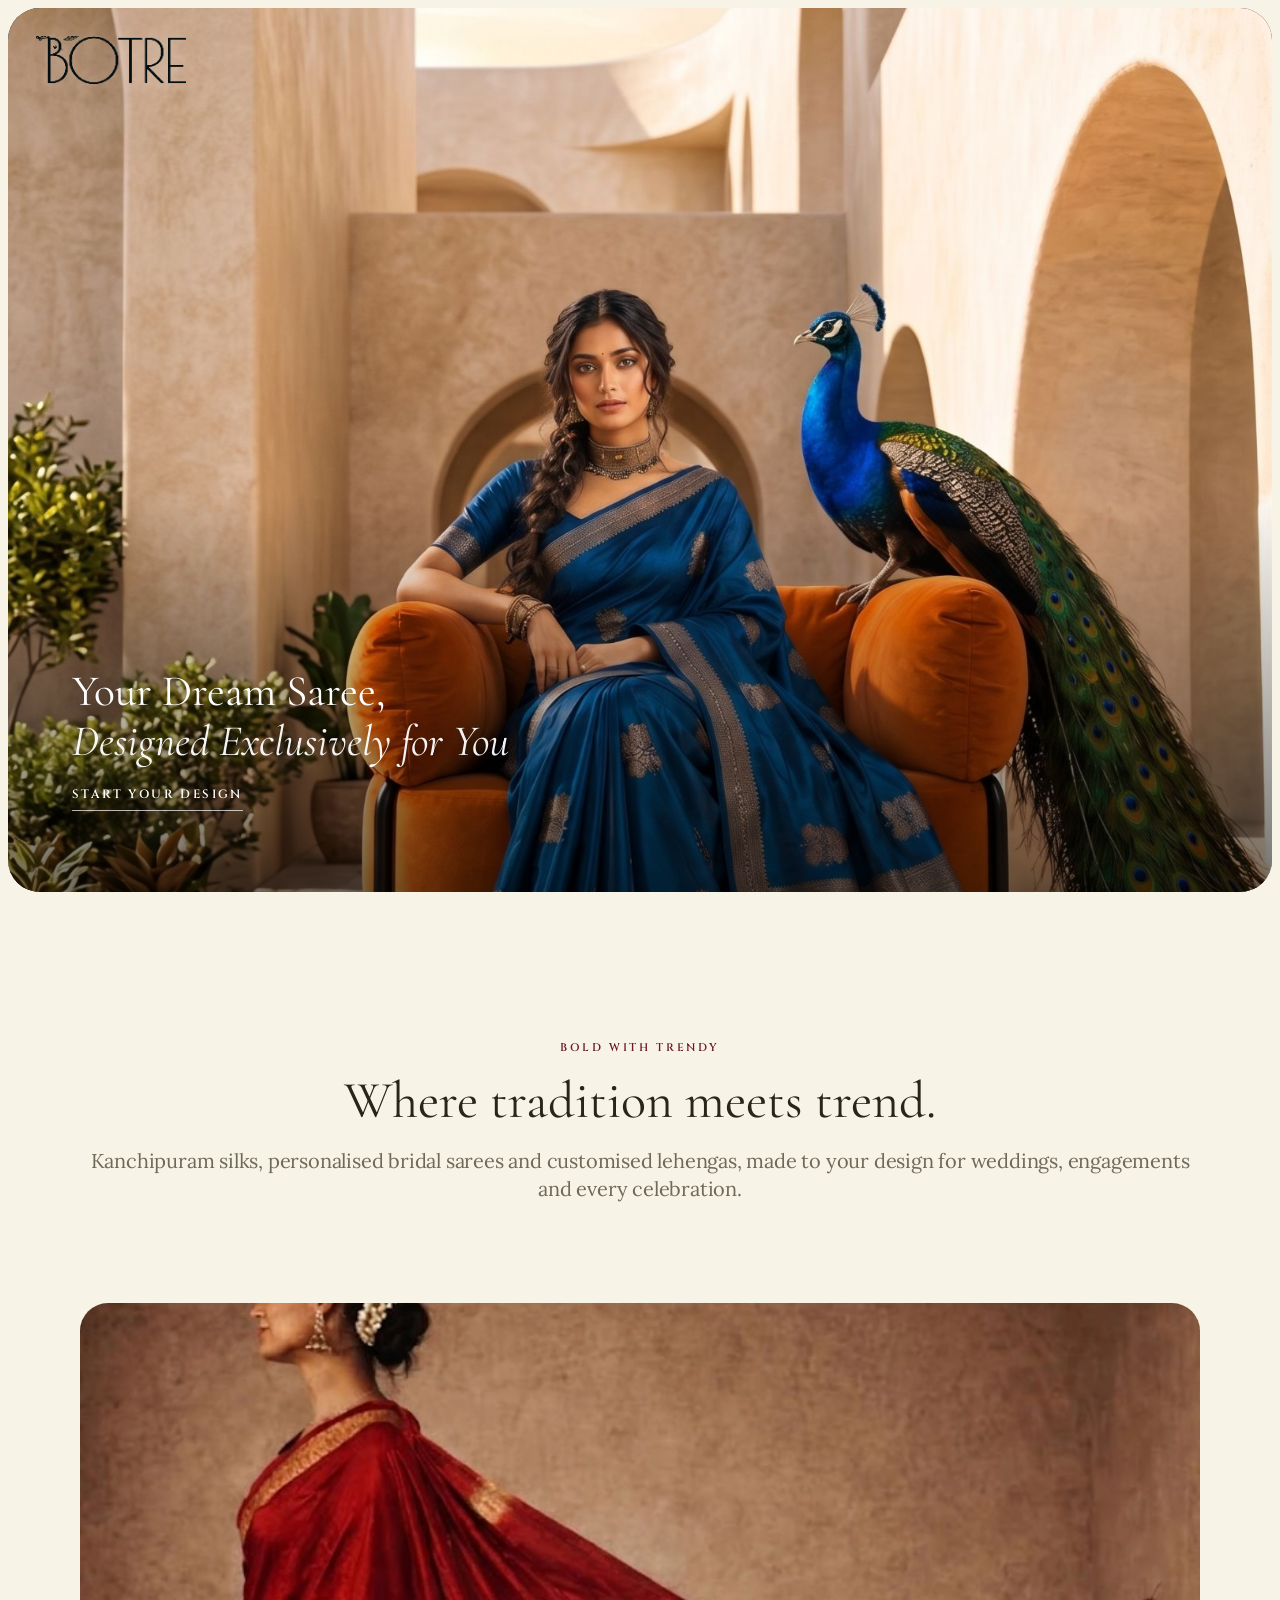
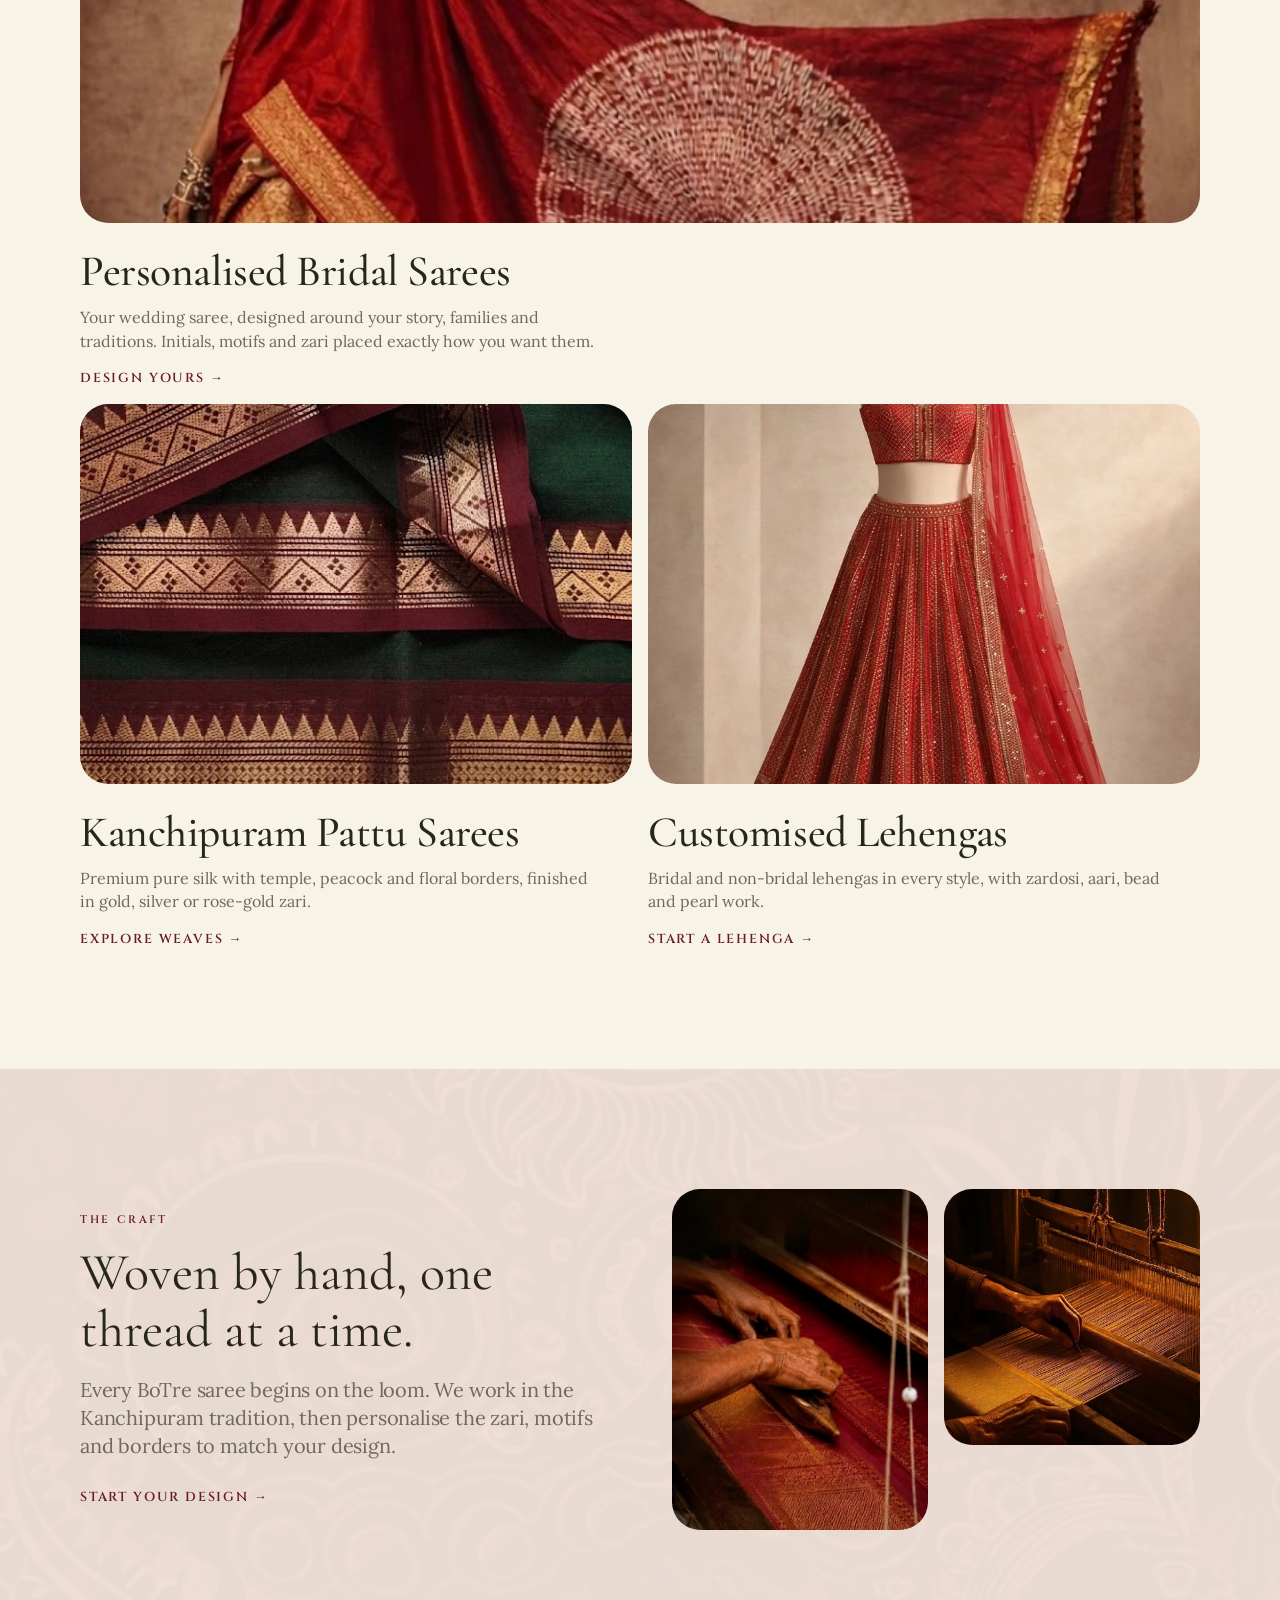
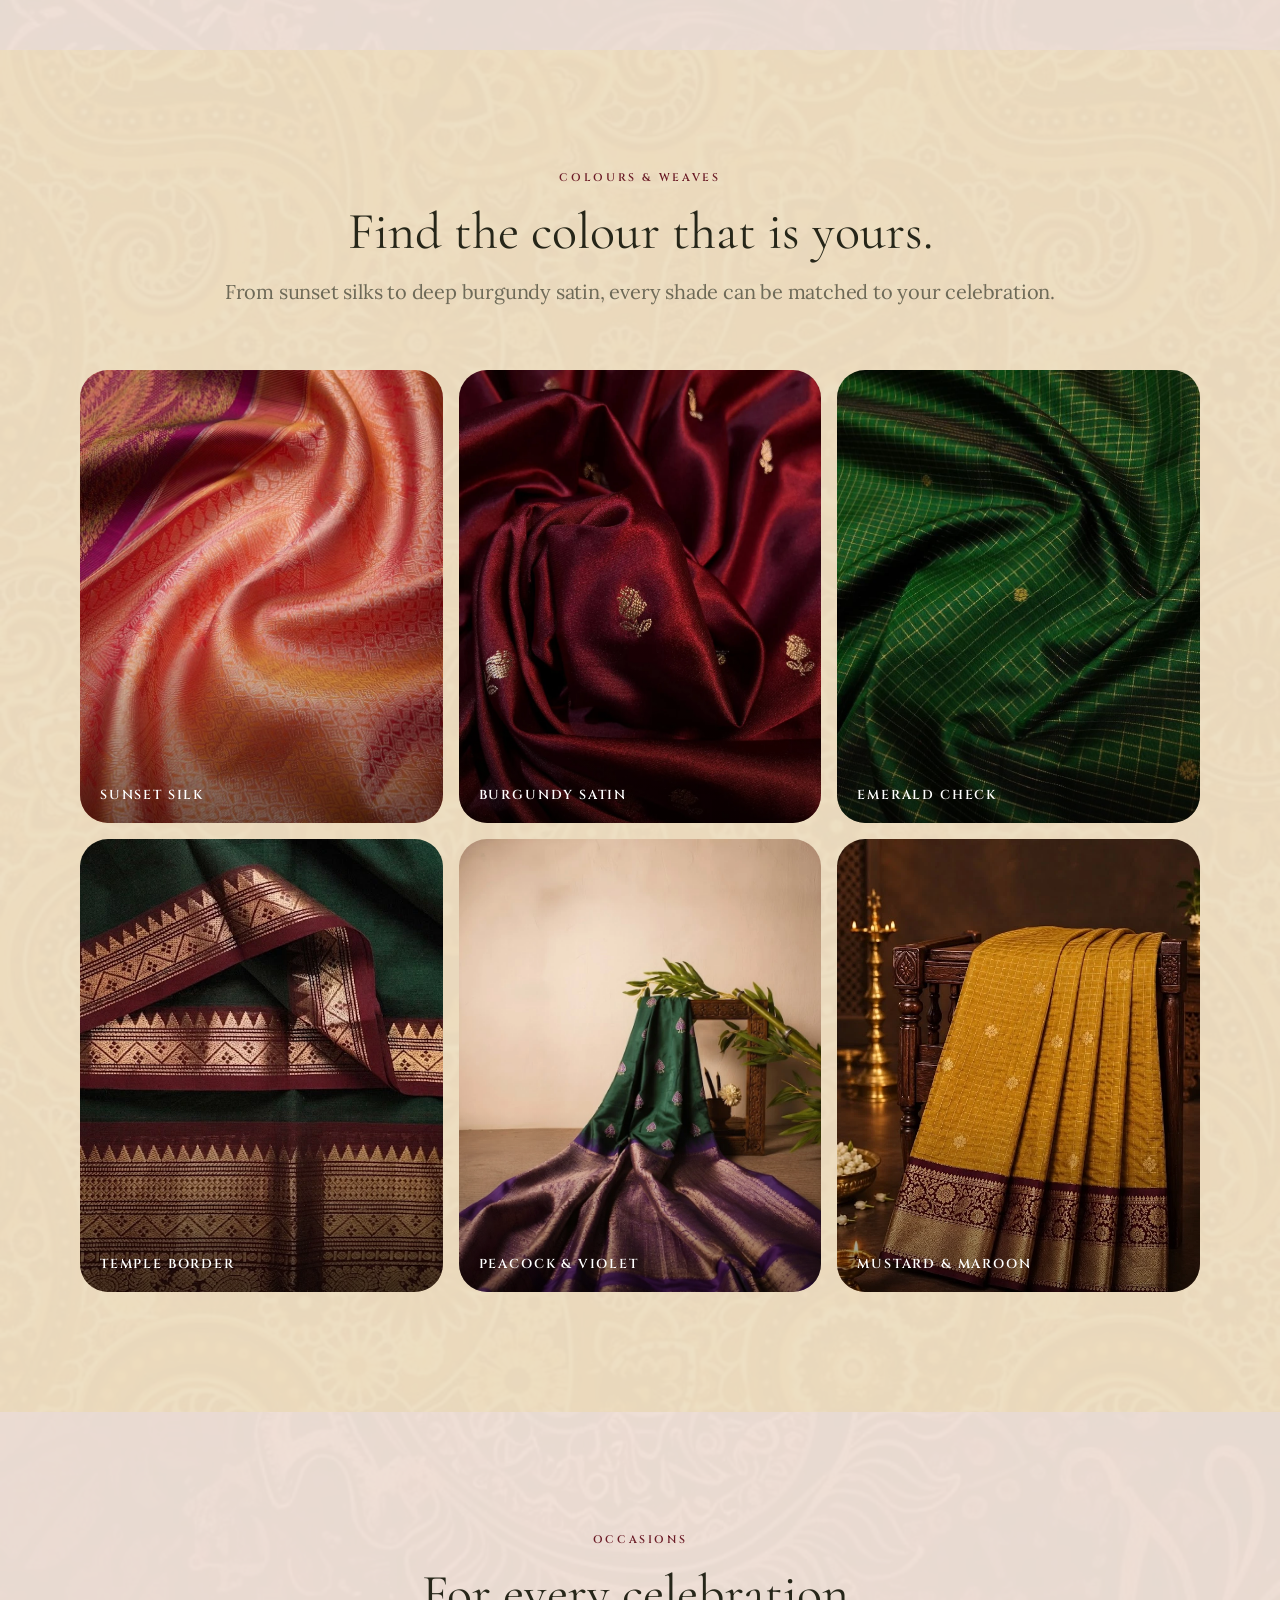
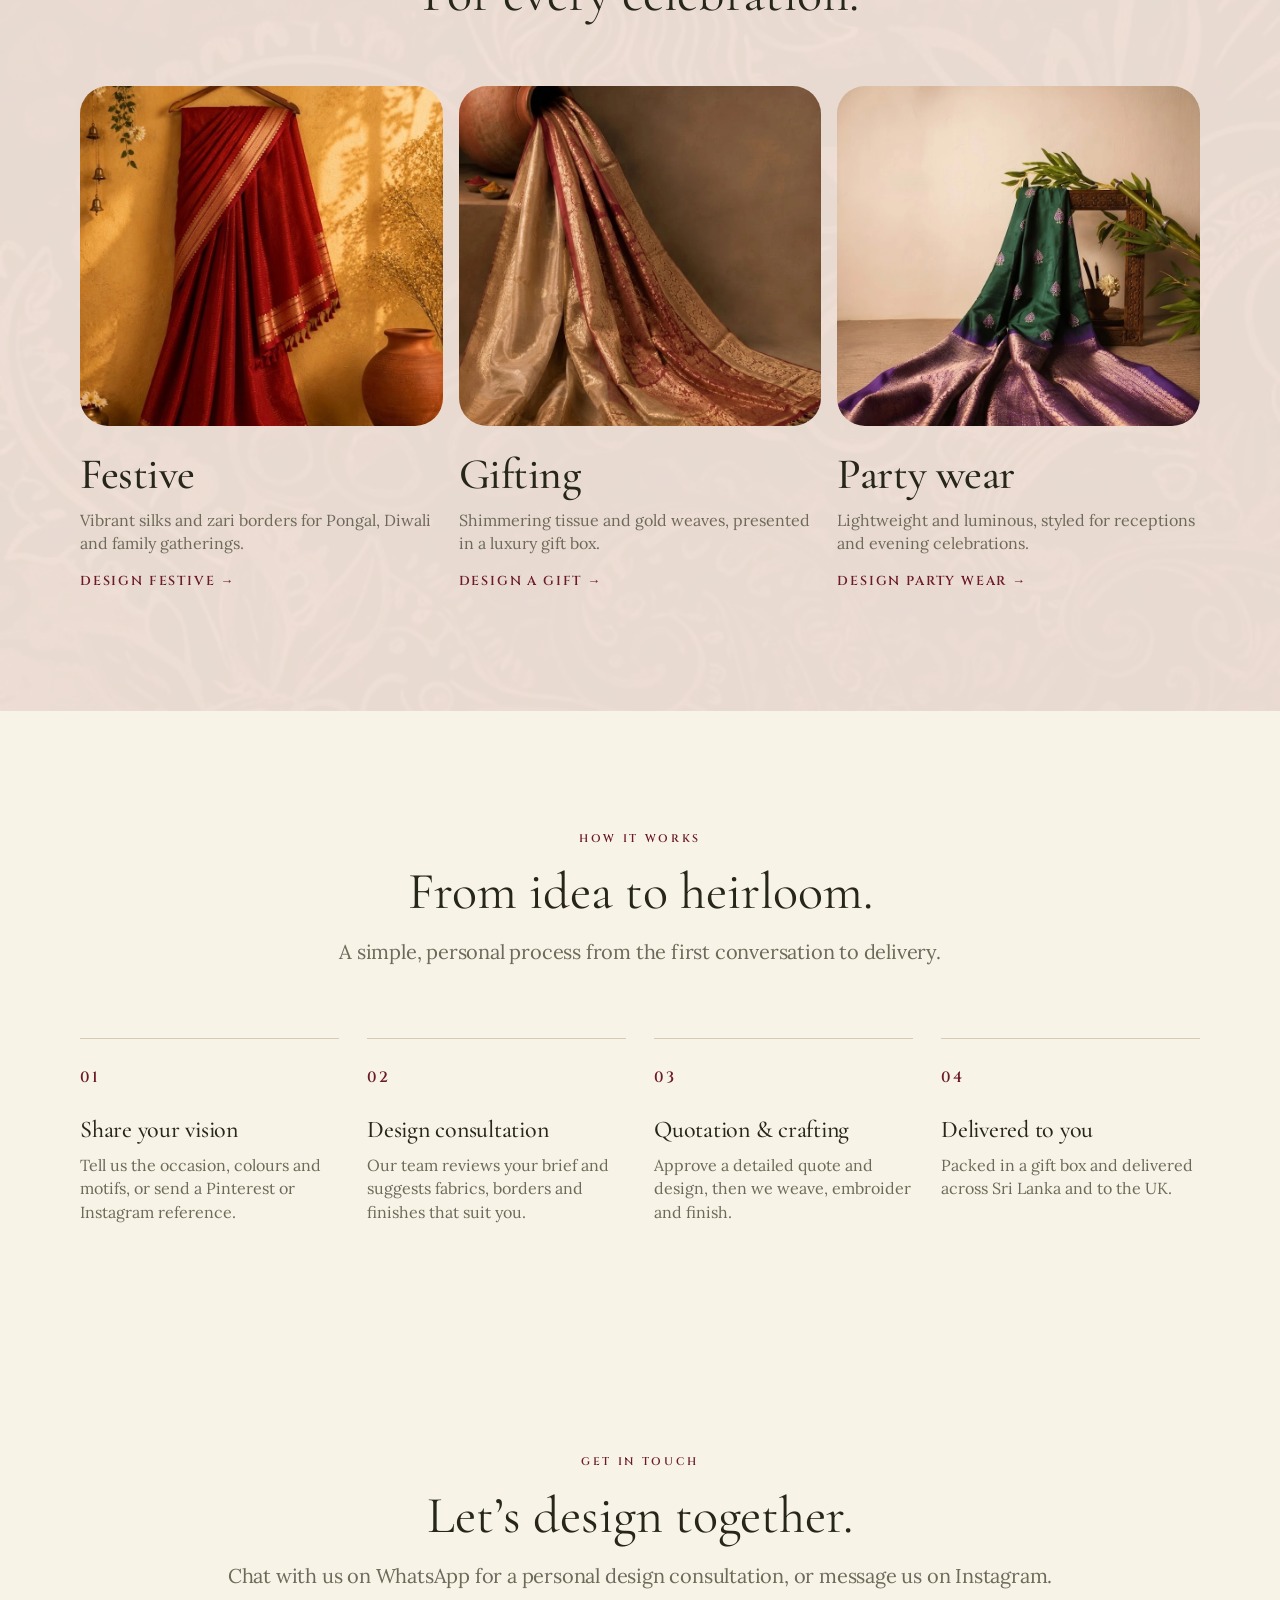
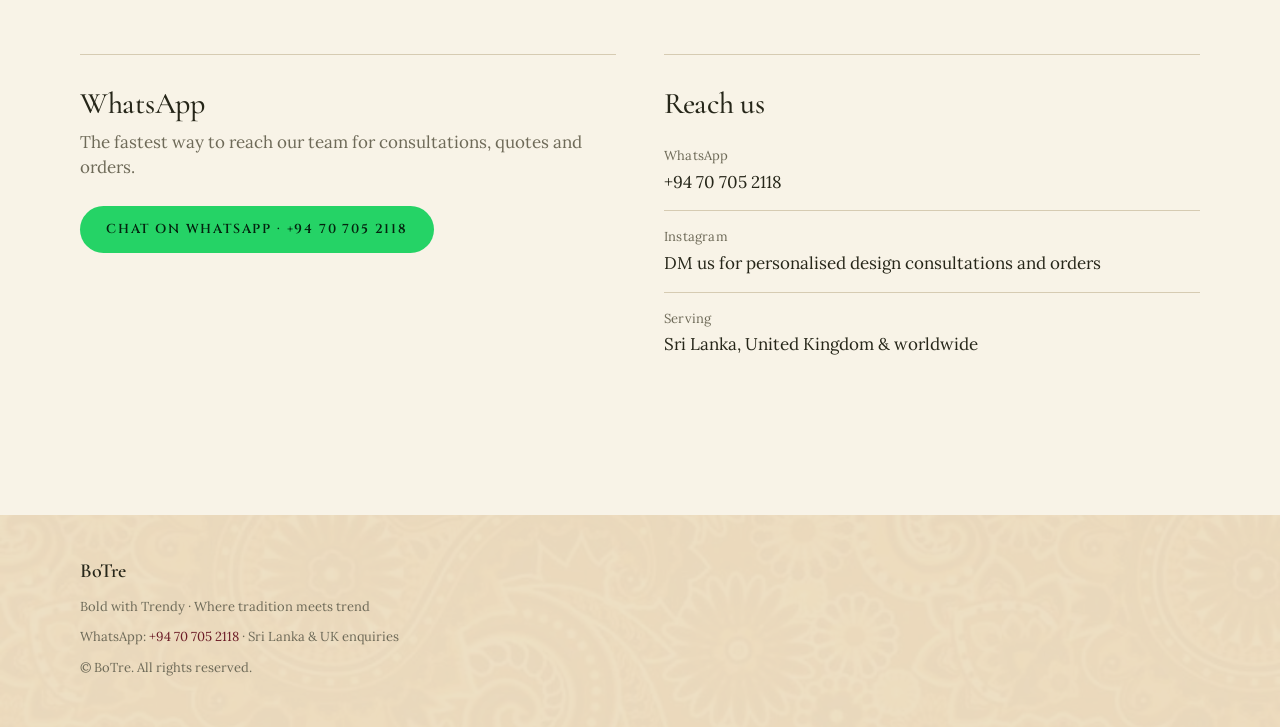
<file: botre-site/index.html>
<!doctype html>
<html lang="en">
<head>
<meta charset="utf-8">
<meta name="viewport" content="width=device-width,initial-scale=1">
<meta name="theme-color" content="#ffffff">
<meta name="description" content="BoTre – Bold with Trendy. Personalised Kanchipuram bridal sarees, pattu sarees and customised lehengas, designed exclusively for you. Sri Lanka & UK.">
<title>BoTre | Design Your Dream Saree</title>
<link rel="icon" type="image/png" href="assets/botre-favicon.png">
<link rel="preconnect" href="https://fonts.googleapis.com">
<link rel="preconnect" href="https://fonts.gstatic.com" crossorigin>
<link href="https://fonts.googleapis.com/css2?family=Cinzel:wght@400;600;700&family=Cormorant+Garamond:ital,wght@0,400;0,500;1,400;1,500&family=Lora:ital,wght@0,400;0,500;1,400&display=swap" rel="stylesheet">
<link rel="stylesheet" href="styles.css">
</head>
<body>

<main id="top">

<section class="hero">
  <h1 class="sr-only">BoTre – Design Your Dream Saree</h1>
  <img src="assets/hero-saree.jpg" alt="A bride in a blue zari saree, seated beside a peacock in a sunlit courtyard" width="1601" height="2000">
  <a class="hero-logo" href="#top"><img src="assets/botre-wordmark.png" alt="BoTre – Bold with Trendy" width="166" height="53"></a>
  <div class="hero-copy">
    <h1>Your Dream Saree,<br><span>Designed Exclusively for You</span></h1>
    <a class="btn" href="design.html">Start Your Design</a>
  </div>
</section>

<section class="intro center">
  <div class="wrap">
    <p class="eyebrow">Bold with Trendy</p>
    <h2 class="display">Where tradition meets trend.</h2>
    <p class="lede">Kanchipuram silks, personalised bridal sarees and customised lehengas, made to your design for weddings, engagements and every celebration.</p>
  </div>
</section>

<section class="tiles" id="services">
  <div class="wrap">
    <article class="tile wide">
      <div class="tile-media photo" style="background-image:url(assets/gallery/model-red-shibori.webp);background-position:50% 30%"></div>
      <div class="tile-body">
        <h3>Personalised Bridal Sarees</h3>
        <p>Your wedding saree, designed around your story, families and traditions. Initials, motifs and zari placed exactly how you want them.</p>
        <a class="link" href="design.html">Design yours →</a>
      </div>
    </article>

    <div class="tile-row">
      <article class="tile">
        <div class="tile-media" style="background-image:url(assets/gallery/kanchi-temple-border.webp);background-size:cover;background-position:50% 50%"></div>
        <div class="tile-body">
          <h3>Kanchipuram Pattu Sarees</h3>
          <p>Premium pure silk with temple, peacock and floral borders, finished in gold, silver or rose-gold zari.</p>
          <a class="link" href="design.html">Explore weaves →</a>
        </div>
      </article>
      <article class="tile">
        <div class="tile-media" style="background-image:url(assets/gallery/lehenga-red.webp);background-size:cover;background-position:50% 35%"></div>
        <div class="tile-body">
          <h3>Customised Lehengas</h3>
          <p>Bridal and non-bridal lehengas in every style, with zardosi, aari, bead and pearl work.</p>
          <a class="link" href="design.html">Start a lehenga →</a>
        </div>
      </article>
    </div>
  </div>
</section>

<section class="craft pattern pattern-red" id="craft">
  <div class="wrap craft-grid">
    <div class="craft-text">
      <p class="eyebrow">The craft</p>
      <h2 class="display">Woven by hand, one thread at a time.</h2>
      <p class="lede">Every BoTre saree begins on the loom. We work in the Kanchipuram tradition, then personalise the zari, motifs and borders to match your design.</p>
      <a class="link" href="design.html">Start your design →</a>
    </div>
    <div class="craft-media">
      <figure class="craft-img tall"><img src="assets/gallery/weaver-hands.webp" alt="A weaver's hands working a red and gold silk on the loom" loading="lazy"></figure>
      <figure class="craft-img"><img src="assets/gallery/loom-threads.webp" alt="Silk threads stretched across a handloom" loading="lazy"></figure>
    </div>
  </div>
</section>

<section class="colours pattern pattern-orange" id="colours">
  <div class="wrap">
    <div class="center">
      <p class="eyebrow">Colours &amp; weaves</p>
      <h2 class="display">Find the colour that is yours.</h2>
      <p class="lede">From sunset silks to deep burgundy satin, every shade can be matched to your celebration.</p>
    </div>
    <div class="gallery">
      <figure class="gal-item"><img src="assets/gallery/silk-sunset.webp" alt="Orange and gold silk with a woven pattern" loading="lazy"><span>Sunset silk</span></figure>
      <figure class="gal-item"><img src="assets/gallery/satin-burgundy.webp" alt="Burgundy satin with small gold buttas" loading="lazy"><span>Burgundy satin</span></figure>
      <figure class="gal-item"><img src="assets/gallery/kanchi-emerald-check.webp" alt="Emerald green silk with a gold check" loading="lazy"><span>Emerald check</span></figure>
      <figure class="gal-item"><img src="assets/gallery/kanchi-temple-border.webp" alt="Green Kanchipuram sari with a gold temple border" loading="lazy"><span>Temple border</span></figure>
      <figure class="gal-item"><img src="assets/gallery/peacock-green-violet.webp" alt="Green saree with violet and gold peacock border" loading="lazy"><span>Peacock &amp; violet</span></figure>
      <figure class="gal-item"><img src="assets/gallery/mustard-maroon.webp" alt="Mustard saree with a maroon border and gold zari" loading="lazy"><span>Mustard &amp; maroon</span></figure>
    </div>
  </div>
</section>

<section class="occasions pattern pattern-red" id="occasions">
  <div class="wrap">
    <div class="center">
      <p class="eyebrow">Occasions</p>
      <h2 class="display">For every celebration.</h2>
    </div>
    <div class="occasion-row">
      <article class="tile">
        <div class="tile-media" style="background-image:url(assets/gallery/saree-red-hanger.webp);background-size:cover;background-position:50% 40%"></div>
        <div class="tile-body">
          <h3>Festive</h3>
          <p>Vibrant silks and zari borders for Pongal, Diwali and family gatherings.</p>
          <a class="link" href="design.html">Design festive →</a>
        </div>
      </article>
      <article class="tile">
        <div class="tile-media" style="background-image:url(assets/gallery/tissue-drape.webp);background-size:cover;background-position:50% 50%"></div>
        <div class="tile-body">
          <h3>Gifting</h3>
          <p>Shimmering tissue and gold weaves, presented in a luxury gift box.</p>
          <a class="link" href="design.html">Design a gift →</a>
        </div>
      </article>
      <article class="tile">
        <div class="tile-media" style="background-image:url(assets/gallery/peacock-green-violet.webp);background-size:cover;background-position:50% 50%"></div>
        <div class="tile-body">
          <h3>Party wear</h3>
          <p>Lightweight and luminous, styled for receptions and evening celebrations.</p>
          <a class="link" href="design.html">Design party wear →</a>
        </div>
      </article>
    </div>
  </div>
</section>

<section class="process" id="process">
  <div class="wrap">
    <div class="center">
      <p class="eyebrow">How it works</p>
      <h2 class="display">From idea to heirloom.</h2>
      <p class="lede">A simple, personal process from the first conversation to delivery.</p>
    </div>
    <div class="steps">
      <div class="step"><span class="n">01</span><h3>Share your vision</h3><p>Tell us the occasion, colours and motifs, or send a Pinterest or Instagram reference.</p></div>
      <div class="step"><span class="n">02</span><h3>Design consultation</h3><p>Our team reviews your brief and suggests fabrics, borders and finishes that suit you.</p></div>
      <div class="step"><span class="n">03</span><h3>Quotation &amp; crafting</h3><p>Approve a detailed quote and design, then we weave, embroider and finish.</p></div>
      <div class="step"><span class="n">04</span><h3>Delivered to you</h3><p>Packed in a gift box and delivered across Sri Lanka and to the UK.</p></div>
    </div>
  </div>
</section>


<section class="contact" id="contact">
  <div class="wrap">
    <div class="center">
      <p class="eyebrow" style="color:#d8b98a">Get in touch</p>
      <h2 class="display">Let’s design together.</h2>
      <p class="lede">Chat with us on WhatsApp for a personal design consultation, or message us on Instagram.</p>
    </div>
    <div class="contact-grid">
      <div class="card">
        <h3>WhatsApp</h3>
        <p>The fastest way to reach our team for consultations, quotes and orders.</p>
        <a class="btn whatsapp" href="https://wa.me/94707052118" target="_blank" rel="noopener">Chat on WhatsApp · +94 70 705 2118</a>
      </div>
      <div class="card">
        <h3>Reach us</h3>
        <ul class="reach">
          <li><small>WhatsApp</small>+94 70 705 2118</li>
          <li><small>Instagram</small>DM us for personalised design consultations and orders</li>
          <li><small>Serving</small>Sri Lanka, United Kingdom &amp; worldwide</li>
        </ul>
      </div>
    </div>
  </div>
</section>

</main>

<footer class="pattern pattern-orange">
  <div class="wrap">
    <b>BoTre</b>
    <span>Bold with Trendy · Where tradition meets trend</span>
    <span>WhatsApp: <a href="https://wa.me/94707052118" target="_blank" rel="noopener">+94 70 705 2118</a> · Sri Lanka &amp; UK enquiries</span>
    <span>© BoTre. All rights reserved.</span>
  </div>
</footer>

<script src="motion.js"></script>
</body>
</html>
</file>
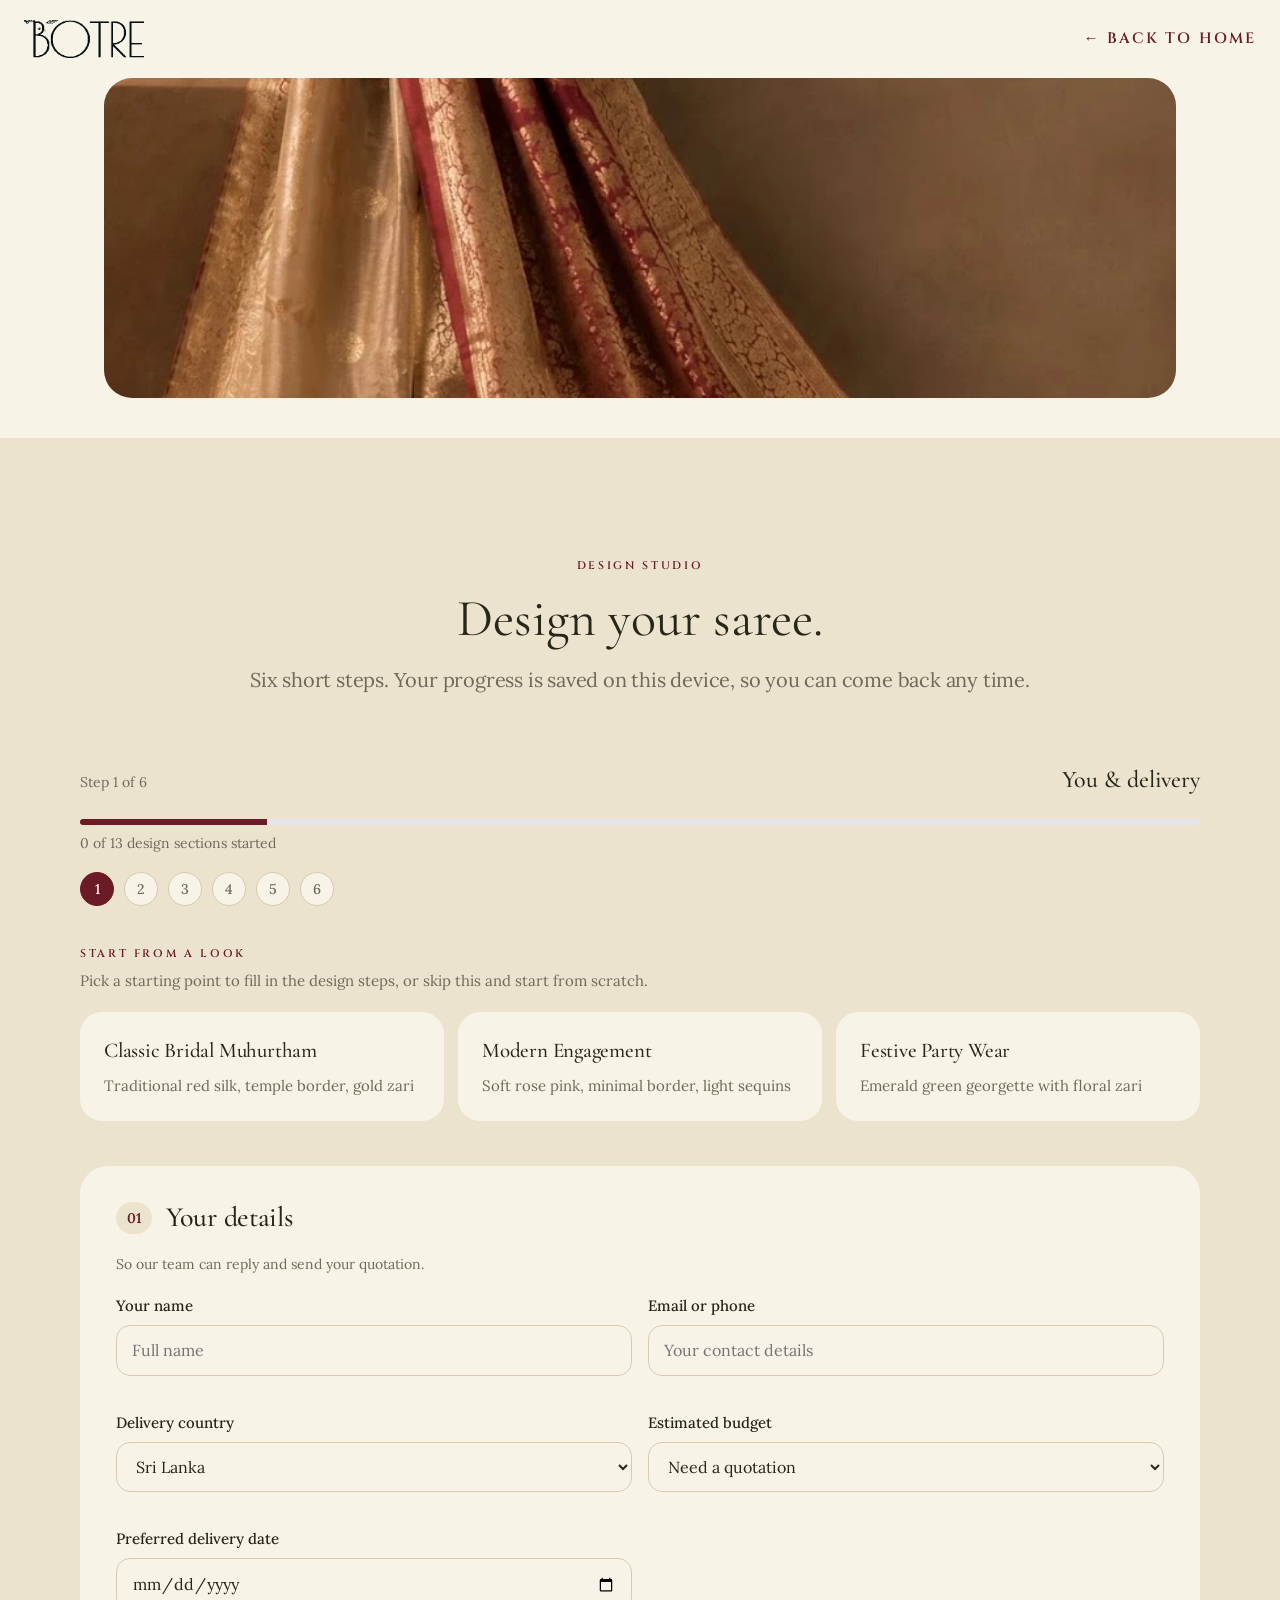
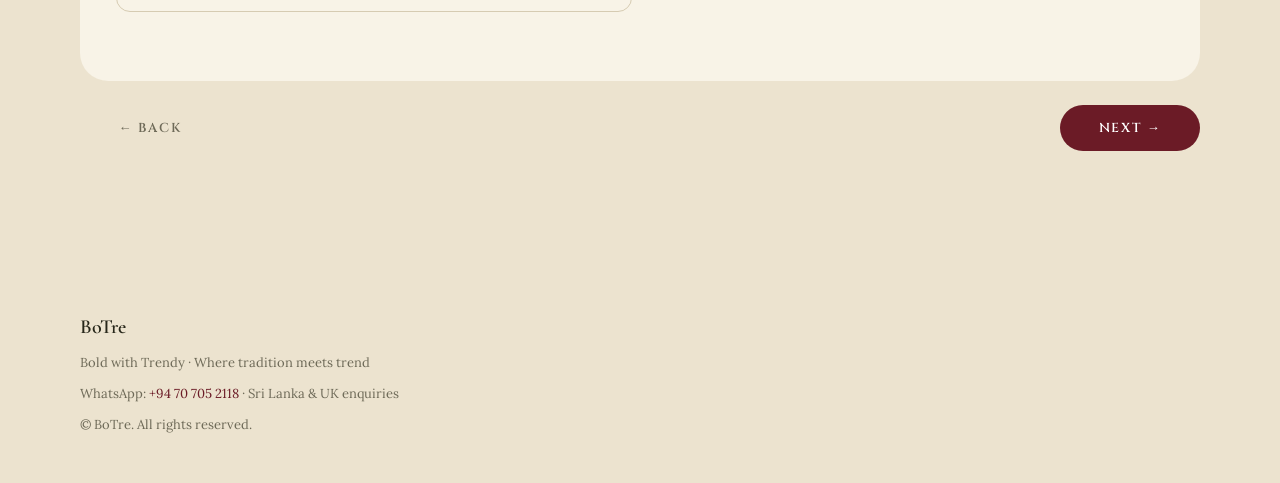
<file: botre-site/design.html>
<!doctype html>
<html lang="en">
<head>
<meta charset="utf-8">
<meta name="viewport" content="width=device-width,initial-scale=1">
<meta name="theme-color" content="#ffffff">
<meta name="description" content="Design your personalised saree with BoTre. Choose fabric, colours, borders, zari and finish, then send your brief on WhatsApp.">
<title>Design Your Saree | BoTre</title>
<link rel="icon" type="image/png" href="assets/botre-favicon.png">
<link rel="preconnect" href="https://fonts.googleapis.com">
<link rel="preconnect" href="https://fonts.gstatic.com" crossorigin>
<link href="https://fonts.googleapis.com/css2?family=Cinzel:wght@400;600;700&family=Cormorant+Garamond:ital,wght@0,400;0,500;1,400;1,500&family=Lora:ital,wght@0,400;0,500;1,400&display=swap" rel="stylesheet">
<link rel="stylesheet" href="styles.css">
</head>
<body>

<header class="page-header">
  <a href="index.html" aria-label="BoTre home"><img src="assets/botre-wordmark.png" alt="BoTre – Bold with Trendy" width="166" height="53"></a>
  <a class="link" href="index.html">← Back to home</a>
</header>

<div class="page-banner"><img src="assets/gallery/tissue-drape.webp" alt="Gold tissue saree draping from a clay pot" loading="eager"></div>

<main class="page-title">
<section class="studio" id="studio">
  <div class="wrap">
    <div class="center">
      <p class="eyebrow">Design Studio</p>
      <h1 class="display">Design your saree.</h1>
      <p class="lede">Six short steps. Your progress is saved on this device, so you can come back any time.</p>
    </div>

    <nav class="stepper" id="stepper" aria-label="Design steps">
      <div class="step-meta"><span id="step-count">Step 1 of 6</span><span id="step-title">You &amp; delivery</span></div>
      <div class="progress"><div class="fill" id="step-bar"></div></div>
      <div class="status" id="status"></div>
      <div class="step-dots" id="step-dots"></div>
    </nav>

    <form id="designer" onsubmit="return false">

      <div class="step-panel" data-step="0">
        <div class="presets-wrap">
          <p class="eyebrow">Start from a look</p>
          <p class="help">Pick a starting point to fill in the design steps, or skip this and start from scratch.</p>
          <div class="presets" id="presets"></div>
          <p class="help" id="preset-msg" aria-live="polite"></p>
        </div>
        <section class="section-card">
          <div class="head"><span class="num">01</span><h2>Your details</h2></div>
          <p class="help">So our team can reply and send your quotation.</p>
          <div class="grid">
            <div>
              <label class="field" for="customer">Your name</label>
              <input type="text" id="customer" placeholder="Full name" autocomplete="name" required>
            </div>
            <div>
              <label class="field" for="contact">Email or phone</label>
              <input type="text" id="contact" placeholder="Your contact details" autocomplete="tel" required>
            </div>
            <div>
              <label class="field" for="country">Delivery country</label>
              <select id="country"><option>Sri Lanka</option><option>United Kingdom</option><option>Other</option></select>
            </div>
            <div>
              <label class="field" for="budget">Estimated budget</label>
              <select id="budget"><option>Need a quotation</option><option>Under LKR 50,000</option><option>LKR 50,000–100,000</option><option>LKR 100,000–200,000</option><option>LKR 200,000–400,000</option><option>LKR 400,000+</option></select>
            </div>
            <div>
              <label class="field" for="date">Preferred delivery date</label>
              <input type="date" id="date">
            </div>
          </div>
          <p class="feedback-line" id="details-msg" aria-live="polite"></p>
        </section>
      </div>

      <div class="step-panel" data-step="4">
        <section class="section-card">
          <div class="head"><span class="num">+</span><h2>Other instructions &amp; photos</h2></div>
          <label class="field" for="extra">Anything else about your dream saree</label>
          <textarea id="extra" placeholder="Tell us anything else about your dream saree..."></textarea>
          <label class="field" for="photos">Reference photos (optional)</label>
          <label class="upload">Select inspiration images<input type="file" id="photos" accept="image/*" multiple></label>
          <div class="notice">Photos stay on your device in this version. Attach them in the WhatsApp chat after you send your brief.</div>
        </section>
      </div>

      <div class="step-panel" data-step="5">
        <div class="summary" id="summary"></div>
        <div class="buttons">
          <button type="button" class="btn" id="whatsapp">Send Enquiry via WhatsApp ↗</button>
          <button type="button" class="btn outline" id="copy">Copy Design Brief</button>
          <button type="button" class="btn outline" id="download">Download Design Brief</button>
          <button type="button" class="btn ghost" id="reset">Start over</button>
        </div>
        <p class="help" id="feedback" aria-live="polite"></p>
      </div>
    </form>

    <div class="step-nav">
      <button type="button" class="btn ghost" id="back">← Back</button>
      <button type="button" class="btn" id="next">Next →</button>
    </div>
  </div>
</section>
</main>

<footer>
  <div class="wrap">
    <b>BoTre</b>
    <span>Bold with Trendy · Where tradition meets trend</span>
    <span>WhatsApp: <a href="https://wa.me/94707052118" target="_blank" rel="noopener">+94 70 705 2118</a> · Sri Lanka &amp; UK enquiries</span>
    <span>© BoTre. All rights reserved.</span>
  </div>
</footer>

<script>
const sections=[
  ['Occasion & Saree Style',['Bridal Muhurtham','Engagement','Reception','Festive','Party Wear','Traditional','Contemporary','Other'],'Describe your occasion and preferred style.'],
  ['Fabric & Weaving',['Pure Kanchipuram Silk','Soft Silk','Silk Cotton','Banarasi Silk','Organza','Tissue Silk','Chiffon','Georgette','Crepe','Other'],'Preferred material, weave, weight and texture.'],
  ['Saree Body Colour',['Traditional Red','Maroon','Emerald Green','Royal Blue','Rose Pink','Ivory','Mustard Gold','Lavender','Peach','Other'],'Enter exact shade or colour codes.'],
  ['Colour Combination',['Single Colour','Contrast Border','Dual Tone','Triple Colour','Ombre Gradient','Pastel Combination','Custom Combination'],'Describe body, border and pallu colours.'],
  ['Saree Body Pattern',['Plain Silk','Checks','Stripes','Buttas','Floral Motifs','Peacock Motifs','Traditional Motifs','Geometric Patterns','Custom Pattern'],'Preferred motif size, density and placement.'],
  ['Border Design',['Temple Border','Floral Zari','Peacock Border','Traditional Korvai','Broad Contrast Border','Minimal Zari Border','Borderless','Custom Border'],'Describe preferred border artwork.'],
  ['Border Width',['Borderless','Narrow (1–2 inches)','Medium (3–5 inches)','Broad (6–8 inches)','Extra Broad (9+ inches)','Custom Width'],'Exact measurements or asymmetric borders.'],
  ['Pallu Design',['Grand Zari Pallu','Traditional Motif Pallu','Floral Pallu','Peacock Pallu','Contrast Pallu','Minimal Pallu','Custom Artwork'],'Pallu motifs, arrangement, colours and length.'],
  ['Zari & Metallic Finish',['Traditional Gold Zari','Silver Zari','Rose Gold Zari','Antique Gold','Dual Zari','No Zari','Custom Finish'],'Metallic tone, material and finish.'],
  ['Personalised Artwork & Motifs',['Bride & Groom Initials','Names','Wedding Date','Temple Architecture','Traditional Symbols','Family Motif','Custom Illustration','No Personalisation'],'Text, illustrations and motif placement.'],
  ['Embroidery & Embellishments',['No Embellishments','Hand Embroidery','Zardosi','Aari Work','Bead Work','Pearl Work','Sequins','Stone Work','Custom Embellishments'],'Detailing, materials and placement.'],
  ['Saree Length & Dimensions',['Standard 5.5 Metres','6 Metres','9-Yard Traditional','Custom Length'],'Custom length, width and pallu size.'],
  ['Finishing & Packaging',['Classic Tassels','Decorative Tassels','Fall & Pico','Luxury Gift Box','Bridal Packaging','Custom Finishing'],'Finishing and packaging preferences.']
];

const examples=[
  'Muhurtham on the wedding day, in a traditional style with a family heirloom colour.',
  'Pure Kanchipuram silk with a heavy, lustrous weave for a bridal look.',
  'Ruby red, or the exact shade from a fabric swatch or photo.',
  'Maroon body with a gold border and a green pallu.',
  'Small scattered buttas across the body, with no large motifs.',
  'A temple border in gold zari, or a peacock border.',
  'Medium (3–5 inches) on the body, slightly broader on the pallu.',
  'A grand zari pallu with a traditional motif, about a foot long.',
  'Antique gold zari with a matte finish.',
  'Bride and groom initials woven into the pallu.',
  'Hand embroidery along the border only, nothing on the body.',
  '6 metres, or a 9-yard drape if that is what your family wears.',
  'Bridal packaging with a luxury gift box and decorative tassels.'
];

const swatches={'Traditional Red':'#b3262c','Maroon':'#6b1d2a','Emerald Green':'#0f6b57','Royal Blue':'#1f4fa3','Rose Pink':'#e8a0b4','Ivory':'#f7f1e1','Mustard Gold':'#c9962b','Lavender':'#b9a3d6','Peach':'#f5c09a'};

const presets=[
  {name:'Classic Bridal Muhurtham',desc:'Traditional red silk, temple border, gold zari',picks:{0:['Bridal Muhurtham','Traditional'],1:['Pure Kanchipuram Silk'],2:['Traditional Red'],3:['Contrast Border'],4:['Traditional Motifs'],5:['Temple Border'],6:['Medium (3–5 inches)'],7:['Grand Zari Pallu'],8:['Traditional Gold Zari'],9:['Bride & Groom Initials'],10:['Hand Embroidery'],11:['6 Metres'],12:['Bridal Packaging','Luxury Gift Box']}},
  {name:'Modern Engagement',desc:'Soft rose pink, minimal border, light sequins',picks:{0:['Engagement','Contemporary'],1:['Soft Silk'],2:['Rose Pink'],3:['Ombre Gradient'],4:['Floral Motifs'],5:['Minimal Zari Border'],6:['Narrow (1–2 inches)'],7:['Minimal Pallu'],8:['Rose Gold Zari'],9:['No Personalisation'],10:['Sequins'],11:['Standard 5.5 Metres'],12:['Decorative Tassels']}},
  {name:'Festive Party Wear',desc:'Emerald green georgette with floral zari',picks:{0:['Party Wear','Festive'],1:['Georgette'],2:['Emerald Green'],3:['Dual Tone'],4:['Buttas'],5:['Floral Zari'],6:['Narrow (1–2 inches)'],7:['Floral Pallu'],8:['Silver Zari'],9:['No Personalisation'],10:['Bead Work'],11:['Standard 5.5 Metres'],12:['Classic Tassels']}}
];

const steps=[
  {title:'You & delivery'},
  {title:'Occasion & fabric', sections:[0,1]},
  {title:'Colours & pattern', sections:[2,3,4]},
  {title:'Border, pallu & zari', sections:[5,6,7,8]},
  {title:'Details & finish', sections:[9,10,11,12]},
  {title:'Review & send'}
];
const KEY='botre-brief-v1';
const esc=s=>s.replace(/[&<>"']/g,c=>({'&':'&amp;','<':'&lt;','>':'&gt;','"':'&quot;',"'":'&#39;'}[c]));
const v=id=>document.getElementById(id).value.trim();
let current=0;

// Build the 13 design sections into their steps
const form=document.getElementById('designer');
sections.forEach((s,i)=>{
  const el=document.createElement('section');
  el.className='section-card';
  el.innerHTML=`<div class="head"><span class="num">${String(i+1).padStart(2,'0')}</span><h2>${esc(s[0])}</h2></div>`+
    `<div class="chips">${s[1].map(o=>`<label class="chip"><input type="checkbox" name="choice-${i}" value="${esc(o)}">${swatches[o]?`<i class="dot" style="background:${swatches[o]}"></i>`:''}${esc(o)}</label>`).join('')}</div>`+
    `<p class="example"><b>Example:</b> ${esc(examples[i])}</p>`+
    `<label class="field" for="note-${i}">Your preference / special request</label><textarea id="note-${i}" placeholder="${esc(s[2])}"></textarea>`+
    `<label class="field" for="ref-${i}">Reference link (optional)</label><input type="url" id="ref-${i}" placeholder="https://...">`;
  el.dataset.section=i;
  form.append(el);
});

// Turn the panels into steps
const panels=[...form.querySelectorAll('.step-panel')];
steps.forEach((st,n)=>{
  if(n===0||n===steps.length-1) return;
  const p=document.createElement('div');
  p.className='step-panel';
  p.dataset.step=n;
  st.sections.forEach(i=>p.append(form.querySelector(`[data-section="${i}"]`)));
  form.insertBefore(p, form.querySelector('.step-panel[data-step="4"]'));
});
const allPanels=[...form.querySelectorAll('.step-panel')].sort((a,b)=>a.dataset.step-b.dataset.step);

// Step controls
const dots=document.getElementById('step-dots');
steps.forEach((st,n)=>{
  const b=document.createElement('button');
  b.type='button';
  b.className='dot-step';
  b.setAttribute('aria-label','Go to step '+(n+1)+': '+st.title);
  b.textContent=n+1;
  b.onclick=()=>show(n);
  dots.append(b);
});

function sectionStarted(i){
  return document.querySelector(`input[name="choice-${i}"]:checked`)||v('note-'+i)||v('ref-'+i);
}

function progress(){
  const n=sections.filter((s,i)=>sectionStarted(i)).length;
  document.getElementById('status').textContent=n+' of '+sections.length+' design sections started';
}

function updateStepper(){
  document.getElementById('step-count').textContent='Step '+(current+1)+' of '+steps.length;
  document.getElementById('step-title').textContent=steps[current].title;
  document.getElementById('step-bar').style.width=((current+1)/steps.length*100)+'%';
  [...dots.children].forEach((b,n)=>b.classList.toggle('on',n===current));
  document.getElementById('back').hidden=current===0;
  const next=document.getElementById('next');
  next.hidden=current===steps.length-1;
}

function show(n){
  current=Math.max(0,Math.min(n,steps.length-1));
  allPanels.forEach(p=>{p.hidden=Number(p.dataset.step)!==current});
  updateStepper();
  if(current===steps.length-1) renderSummary();
  save();
  document.getElementById('stepper').scrollIntoView({behavior:'smooth',block:'start'});
}

document.getElementById('next').onclick=()=>{
  if(current===0){
    if(!v('customer')||!v('contact')){
      document.getElementById('details-msg').textContent='Please add your name and email or phone so our team can reply.';
      return;
    }
    document.getElementById('details-msg').textContent='';
  }
  show(current+1);
};
document.getElementById('back').onclick=()=>show(current-1);

// Brief text
function brief(){
  const photos=[...document.getElementById('photos').files].map(f=>f.name);
  return 'BoTre – CUSTOM SAREE DESIGN ENQUIRY\n\n'+
    sections.map((s,i)=>`${i+1}. ${s[0]}\nSelections: ${[...document.querySelectorAll(`input[name="choice-${i}"]:checked`)].map(x=>x.value).join(', ')||'Designer guidance needed'}\nMy preference: ${v('note-'+i)||'Not specified'}\nReference link: ${v('ref-'+i)||'Not supplied'}`).join('\n\n')+
    `\n\nBudget: ${v('budget')}\nRequired by: ${v('date')||'Flexible'}\nAdditional instructions: ${v('extra')||'None'}\nName: ${v('customer')||'Not supplied'}\nContact: ${v('contact')||'Not supplied'}\nDelivery country: ${v('country')}\nReference photos: ${photos.length?photos.join(', '):'None (send in WhatsApp)'}\n\nReference images must be attached separately in WhatsApp.`;
}

function renderSummary(){
  const box=document.getElementById('summary');
  box.innerHTML=sections.map((s,i)=>{
    const picks=[...document.querySelectorAll(`input[name="choice-${i}"]:checked`)].map(x=>x.value);
    const note=v('note-'+i);
    return `<div class="sum-row"><b>${String(i+1).padStart(2,'0')} · ${esc(s[0])}</b>`+
      `<div>${picks.length?picks.map(p=>`<span class="pick">${esc(p)}</span>`).join(''):'<em>Designer guidance needed</em>'}</div>`+
      (note?`<p>${esc(note)}</p>`:'')+`</div>`;
  }).join('');
}

// Presets
const presetBox=document.getElementById('presets');
presets.forEach(p=>{
  const b=document.createElement('button');
  b.type='button';
  b.className='preset';
  b.innerHTML=`<strong>${esc(p.name)}</strong><span>${esc(p.desc)}</span>`;
  b.onclick=()=>applyPreset(p);
  presetBox.append(b);
});
function applyPreset(p){
  document.querySelectorAll('input[type=checkbox][name^="choice-"]').forEach(c=>c.checked=false);
  Object.entries(p.picks).forEach(([i,opts])=>opts.forEach(o=>{
    const c=document.querySelector(`input[name="choice-${i}"][value="${CSS.escape(o)}"]`);
    if(c) c.checked=true;
  }));
  progress();
  save();
  document.getElementById('preset-msg').textContent=`"${p.name}" applied. Adjust anything you like in the steps that follow.`;
}

// Save and restore progress on this device only
function collect(){
  const checks=[...document.querySelectorAll('input[type=checkbox][name^="choice-"]:checked')].map(c=>[c.name,c.value]);
  const fields={};
  document.querySelectorAll('#designer input[type=text],#designer input[type=url],#designer input[type=date],#designer textarea,#designer select').forEach(el=>{if(el.id) fields[el.id]=el.value;});
  return {checks,fields,step:current};
}
function save(){
  try{localStorage.setItem(KEY,JSON.stringify(collect()));}catch(e){}
}
function restore(){
  try{
    const d=JSON.parse(localStorage.getItem(KEY)||'null');
    if(!d) return;
    d.checks.forEach(([n,val])=>{
      const c=[...document.querySelectorAll(`input[name="${n}"]`)].find(x=>x.value===val);
      if(c) c.checked=true;
    });
    Object.entries(d.fields||{}).forEach(([id,val])=>{const el=document.getElementById(id); if(el) el.value=val;});
    if(typeof d.step==='number') current=Math.min(d.step,steps.length-1);
  }catch(e){}
}

document.addEventListener('input',()=>{progress();save();});
document.addEventListener('change',()=>{progress();save();});

restore();
progress();
show(current);

// Actions
document.getElementById('whatsapp').onclick=()=>{
  const msg=brief();
  if(msg.length>7000){
    document.getElementById('feedback').textContent='Your design is very detailed. Please use Download Design Brief and attach the file in WhatsApp.';
    window.open('https://wa.me/94707052118','_blank','noopener');
    return;
  }
  window.open('https://wa.me/94707052118?text='+encodeURIComponent(msg),'_blank','noopener');
};
document.getElementById('copy').onclick=async()=>{
  try{
    await navigator.clipboard.writeText(brief());
    document.getElementById('feedback').textContent='Design brief copied.';
  }catch(e){
    document.getElementById('feedback').textContent='Copy is unavailable here. Please download your design brief instead.';
  }
};
document.getElementById('download').onclick=()=>{
  const blob=new Blob([brief()],{type:'text/plain;charset=utf-8'}),a=document.createElement('a');
  a.href=URL.createObjectURL(blob);
  a.download='BoTre-Custom-Saree-Design.txt';
  a.click();
  setTimeout(()=>URL.revokeObjectURL(a.href),1000);
};
document.getElementById('reset').onclick=()=>{
  if(!confirm('Clear everything and start again?')) return;
  try{localStorage.removeItem(KEY);}catch(e){}
  location.reload();
};
</script>
<script src="motion.js"></script>
</body>
</html>
</file>
<file: botre-site/styles.css>
:root{
  --ink:#262619;
  --muted:#6e6a58;
  --bg:#f8f3e7;
  --bg-2:#ece3cf;
  --line:#d6cbb2;
  --accent:#6b1b26;
  --accent-deep:#4f121c;
  --accent-tint:#f0e2df;
  --gold:#a8844a;
  --dark:#4b4d26;
  --dark-card:#5d5f2f;
  --dark-line:#74763f;
  --dark-muted:#d9d1bb;
  --radius:28px;
  --serif:'Cormorant Garamond',Georgia,serif;
  --label:'Cinzel',Georgia,serif;
  --font:'Lora',Georgia,serif;
}
*{box-sizing:border-box}
html{scroll-behavior:smooth;scroll-padding-top:24px}
body{margin:0;background:var(--bg);color:var(--ink);font:400 17px/1.47 var(--font);-webkit-font-smoothing:antialiased}
img{max-width:100%;display:block}
a{color:inherit}
h1,h2,h3{font-family:var(--serif);margin:0;font-weight:600;letter-spacing:-.01em;line-height:1.12}
p{margin:0}
.sr-only{position:absolute;width:1px;height:1px;padding:0;margin:-1px;overflow:hidden;clip:rect(0,0,0,0);border:0}

/* Buttons and links */
.btn{display:inline-flex;align-items:center;justify-content:center;gap:8px;border:0;background:var(--accent);color:#fff;padding:14px 26px;border-radius:980px;font-family:var(--label);font-size:13px;font-weight:600;letter-spacing:.14em;text-transform:uppercase;cursor:pointer;text-decoration:none;transition:background .2s,transform .2s}
.btn:hover{background:var(--accent-deep)}
.btn.outline{background:transparent;color:var(--accent);box-shadow:inset 0 0 0 1px var(--accent)}
.btn.outline:hover{background:var(--accent-tint)}
.btn.whatsapp{background:#25d366;color:#04230f}
.btn.whatsapp:hover{background:#1fbd5a}
.link{color:var(--accent);text-decoration:none;font-family:var(--label);font-size:13px;font-weight:600;letter-spacing:.14em;text-transform:uppercase}
.link:hover{text-decoration:underline}

/* Hero */
.hero{position:relative;overflow:hidden;margin:8px;height:calc(100vh - 16px);min-height:560px;border-radius:32px;background:#1d1d1f}
.hero>img{position:absolute;inset:0;width:100%;height:100%;object-fit:cover;object-position:50% 35%}
.hero::after{content:"";position:absolute;inset:0;background:linear-gradient(180deg,#00000080 0%,#00000000 46%)}
.hero-logo{position:absolute;top:24px;left:24px;z-index:2}
.hero-logo img{display:block;width:150px;height:auto;filter:drop-shadow(0 2px 8px #ffffffa0)}
.hero-copy{position:absolute;inset:0;z-index:2;display:flex;flex-direction:column;align-items:center;justify-content:flex-start;gap:12px;padding:clamp(40px,10vh,120px) 24px 24px;text-align:center;color:#fff}
.hero-copy h1{font-size:clamp(40px,6vw,72px);font-weight:600;letter-spacing:-.01em;text-shadow:0 2px 24px #00000060}
.hero-copy h1 span{font-style:italic;font-weight:400;opacity:.95}

/* Section scaffolding */
.section{padding:120px 24px}
.wrap{max-width:1120px;margin:0 auto}
.narrow{max-width:760px}
.eyebrow{font-family:var(--label);font-size:13px;font-weight:600;letter-spacing:.2em;text-transform:uppercase;color:var(--accent);margin-bottom:14px}
.display{font-family:var(--serif);font-size:clamp(40px,5.4vw,64px);font-weight:600;letter-spacing:-.01em}
.lede{font-size:clamp(19px,2vw,24px);line-height:1.4;color:var(--muted);margin-top:18px;font-weight:400;letter-spacing:-.01em}
.center{text-align:center}
.center .lede{margin-left:auto;margin-right:auto}

/* Intro */
.intro{padding:140px 24px 100px}

/* Product tiles */
.tiles{padding:0 16px 120px}
.tiles .wrap{display:grid;gap:16px}
.tile-row{display:grid;grid-template-columns:1fr 1fr;gap:16px}
.tile{background:var(--bg-2);border-radius:var(--radius);overflow:hidden;display:flex;flex-direction:column}
.tile-media{height:440px;background:#e8e8ed;background-repeat:no-repeat}
.tile-media.photo{background-size:cover;background-position:50% 30%}
.tile-body{padding:40px 40px 44px;display:flex;flex-direction:column;gap:10px;align-items:flex-start}
.tile h3{font-size:clamp(28px,3vw,40px);font-weight:600;letter-spacing:-.01em}
.tile p{color:var(--muted);font-size:17px;max-width:520px}
.tile .link{margin-top:6px}
.tile-row .tile-media{height:380px}
.tile.wide .tile-media{height:520px}

/* How it works */
.process{background:var(--bg);padding:120px 24px}
.steps{display:grid;grid-template-columns:repeat(4,1fr);gap:28px;margin-top:72px}
.step{border-top:1px solid var(--line);padding-top:28px}
.step .n{font-family:var(--label);font-size:15px;font-weight:600;letter-spacing:.14em;color:var(--accent);margin-bottom:28px;display:block}
.step h3{font-size:24px;font-weight:600;letter-spacing:-.01em;margin-bottom:10px}
.step p{color:var(--muted);font-size:16px}

/* Studio (form) */
.studio{background:var(--bg-2);padding:120px 24px}
.brief-intro{background:var(--bg);border-radius:var(--radius);padding:32px 36px;margin-top:56px}
.brief-intro strong{display:block;font-family:var(--serif);font-size:24px;font-weight:600;letter-spacing:-.01em;margin-bottom:8px}
.brief-intro p{color:var(--muted);font-size:16px}
.progress{height:6px;background:#e5e5ea;border-radius:10px;overflow:hidden;margin-top:22px}
.fill{height:100%;background:var(--accent);width:0;transition:width .25s}
.status{font-size:14px;color:var(--muted);margin-top:10px}
.presets-wrap{margin-top:40px}
.presets-wrap .eyebrow{margin-bottom:6px}
.presets-wrap .help{color:var(--muted);font-size:15px}
.presets{display:grid;grid-template-columns:repeat(3,1fr);gap:14px;margin:20px 0 6px}
.preset{background:var(--bg);color:var(--ink);border:0;border-radius:22px;padding:24px;text-align:left;display:flex;flex-direction:column;gap:8px;cursor:pointer;font:inherit;box-shadow:0 0 0 1px transparent;transition:box-shadow .2s,transform .2s}
.preset:hover{box-shadow:0 0 0 1px var(--accent);transform:translateY(-2px)}
.preset strong{font-family:var(--serif);font-size:21px;font-weight:600;letter-spacing:-.01em}
.preset span{font-size:15px;color:var(--muted)}
#preset-msg{margin-top:8px;color:var(--accent);font-size:15px;min-height:1.4em}
#designer{display:block}
.section-card{background:var(--bg);border-radius:var(--radius);padding:36px;margin:16px 0}
.head{display:flex;gap:14px;align-items:center;margin-bottom:20px}
.num{background:var(--bg-2);color:var(--accent);padding:6px 11px;border-radius:980px;font-weight:600;font-size:14px}
.head h2{font-family:var(--serif);font-size:28px;font-weight:600;letter-spacing:-.01em}
.example{font-size:15px;color:var(--muted);background:var(--bg-2);border-radius:14px;padding:12px 16px;margin:6px 0 0}
.example b{color:var(--ink);font-weight:600}
.chips{display:flex;flex-wrap:wrap;gap:8px;margin-top:6px}
.chip{border:1px solid var(--line);border-radius:980px;padding:9px 16px;cursor:pointer;display:inline-flex;align-items:center;gap:8px;user-select:none;background:var(--bg);font-size:15px;transition:all .15s}
.chip:hover{border-color:var(--ink)}
.chip input{accent-color:var(--accent);margin:0}
.chip:has(input:checked){background:var(--accent-tint);border-color:var(--accent);color:var(--accent-deep)}
.dot{display:inline-block;width:14px;height:14px;border-radius:50%;box-shadow:inset 0 0 0 1px #0000001f;flex:none}
label.field{display:block;font-weight:500;font-size:15px;margin:20px 0 8px}
textarea,input[type=text],input[type=url],input[type=date],input[type=email],select{width:100%;border:1px solid var(--line);border-radius:14px;padding:13px 15px;background:var(--bg);font:inherit;font-size:16px;color:var(--ink)}
textarea:focus,input:focus,select:focus{outline:2px solid var(--accent-tint);border-color:var(--accent)}
textarea{min-height:80px;resize:vertical}
.help{font-size:14px;color:var(--muted);margin-top:8px}
.grid{display:grid;grid-template-columns:1fr 1fr;gap:16px}
.upload{display:block;padding:14px 16px;border:1px dashed var(--line);border-radius:14px;background:var(--bg-2);font-size:15px;cursor:pointer}
.upload input{display:block;margin-top:8px;max-width:100%}
.notice{background:var(--bg-2);border-radius:14px;padding:14px 16px;margin-top:18px;font-size:15px;color:var(--muted)}
.summary{background:var(--bg-2);border-radius:var(--radius);padding:24px 28px;margin-top:20px}
.summary[hidden]{display:none}
.sum-row{padding:14px 0;border-bottom:1px solid var(--line)}
.sum-row:last-child{border-bottom:0}
.sum-row b{font-size:15px;font-weight:600}
.sum-row p{font-size:15px;margin-top:6px}
.pick{display:inline-block;background:var(--bg);color:var(--accent-deep);border-radius:980px;padding:5px 12px;margin:8px 6px 0 0;font-size:14px}
.sum-row em{color:var(--muted);font-size:15px}
.buttons{display:flex;flex-wrap:wrap;gap:12px;margin-top:24px}
#feedback{margin-top:14px;font-size:15px;color:var(--accent)}

/* Contact (dark) */
.contact{background:var(--dark);color:var(--bg);padding:120px 24px}
.contact .lede{color:var(--dark-muted)}
.contact-grid{display:grid;grid-template-columns:1fr 1fr;gap:16px;margin-top:64px}
.card{background:var(--dark-card);border-radius:var(--radius);padding:40px}
.card h3{font-size:30px;font-weight:600;letter-spacing:-.01em;margin-bottom:10px}
.card p{color:var(--dark-muted);margin-bottom:26px;font-size:17px}
.reach{list-style:none;padding:0;margin:0}
.reach li{padding:16px 0;border-bottom:1px solid var(--dark-line);font-size:17px}
.reach li:last-child{border-bottom:0}
.reach small{display:block;color:var(--dark-muted);font-size:13px;letter-spacing:.2px;margin-bottom:4px}

/* Footer */
footer{background:var(--bg-2);color:var(--muted);padding:40px 24px 48px;font-size:13px;line-height:1.6}
footer .wrap{display:flex;flex-direction:column;gap:10px}
footer b{font-family:var(--serif);color:var(--ink);font-size:20px;font-weight:600}
footer a{color:var(--accent);text-decoration:none}
footer a:hover{text-decoration:underline}

/* Responsive */
@media(max-width:900px){
  .tile-row{grid-template-columns:1fr}
  .steps{grid-template-columns:1fr 1fr;gap:40px}
  .contact-grid{grid-template-columns:1fr}
  .section,.process,.studio,.contact{padding-top:88px;padding-bottom:88px}
}
@media(max-width:650px){
  .hero{margin:6px;border-radius:24px}
  .hero-logo{top:14px;left:14px}
  .hero-logo img{width:104px}
  .hero-copy{gap:22px}
  .intro{padding:88px 20px 64px}
  .tiles{padding:0 8px 88px}
  .tile-body{padding:28px 24px 32px}
  .tile-media,.tile-row .tile-media,.tile.wide .tile-media{height:300px}
  .steps{grid-template-columns:1fr}
  .presets{grid-template-columns:1fr}
  .grid{grid-template-columns:1fr}
  .section-card{padding:24px}
  .brief-intro{padding:24px}
  .card{padding:28px}
  .btn{width:100%}
  .hero-copy .btn{width:auto}
  .contact,.studio,.process{padding-left:20px;padding-right:20px}
}

/* Design page header */
.page-header{display:flex;align-items:center;justify-content:space-between;padding:20px 24px;background:var(--bg)}
.page-header img{width:120px;height:auto;display:block}
.page-header .link{font-size:15px}
.page-title{padding-top:40px}

/* Craft */
.craft{padding:120px 24px;background:var(--bg)}
.craft-grid{display:grid;grid-template-columns:1fr 1fr;gap:64px;align-items:center}
.craft-text .lede{max-width:520px}
.craft-text .link{display:inline-block;margin-top:28px}
.craft-media{display:grid;grid-template-columns:1fr 1fr;gap:16px;align-items:end}
.craft-img{margin:0;border-radius:var(--radius);overflow:hidden;background:var(--bg-2)}
.craft-img img{width:100%;height:100%;object-fit:cover;display:block}
.craft-img.tall{grid-row:span 2;aspect-ratio:3/4}
.craft-img:not(.tall){aspect-ratio:1/1}

/* Colours gallery */
.colours{padding:120px 24px;background:var(--bg-2)}
.gallery{display:grid;grid-template-columns:repeat(3,1fr);gap:16px;margin-top:64px}
.gal-item{position:relative;margin:0;aspect-ratio:4/5;border-radius:var(--radius);overflow:hidden;background:var(--bg)}
.gal-item img{width:100%;height:100%;object-fit:cover;display:block;transition:transform .6s ease}
.gal-item:hover img{transform:scale(1.03)}
.gal-item::after{content:"";position:absolute;left:0;right:0;bottom:0;height:40%;background:linear-gradient(transparent,#0000007a)}
.gal-item span{position:absolute;left:20px;bottom:18px;z-index:1;color:#fff;font-family:var(--label);font-size:13px;font-weight:600;letter-spacing:.14em;text-transform:uppercase}

/* Occasions */
.occasions{padding:120px 24px;background:var(--bg)}
.occasion-row{display:grid;grid-template-columns:repeat(3,1fr);gap:16px;margin-top:64px}
.occasion-row .tile-media{height:340px}

/* Design page banner */
.page-banner{max-width:1120px;margin:0 auto;padding:0 24px}
.page-banner img{display:block;width:100%;height:320px;object-fit:cover;border-radius:var(--radius)}

@media(max-width:900px){
  .craft-grid{grid-template-columns:1fr;gap:48px}
  .gallery{grid-template-columns:1fr 1fr}
  .occasion-row{grid-template-columns:1fr}
  .occasion-row .tile-media{height:300px}
}
@media(max-width:650px){
  .craft,.colours,.occasions{padding:88px 20px}
  .gallery{gap:10px}
  .gal-item{aspect-ratio:3/4}
  .gal-item span{left:14px;bottom:12px;font-size:11px}
  .page-banner img{height:200px}
}

/* Motion */
@keyframes kenburns{from{transform:scale(1.08)}to{transform:scale(1)}}
@keyframes rise{from{opacity:0;transform:translateY(24px)}to{opacity:1;transform:none}}
@keyframes fadeDown{from{opacity:0;transform:translateY(-12px)}to{opacity:1;transform:none}}
.hero>img{animation:kenburns 20s ease-out backwards}
.hero-logo{animation:fadeDown .9s .1s backwards}
.hero-copy h1{animation:rise 1s .25s backwards}
.hero-copy .btn{animation:rise 1s .5s backwards}
html.js .reveal{opacity:0;transform:translateY(32px);transition:opacity .9s cubic-bezier(.2,.7,.2,1),transform .9s cubic-bezier(.2,.7,.2,1)}
html.js .reveal.in{opacity:1;transform:none}
@media (prefers-reduced-motion:reduce){
  *,*::before,*::after{animation:none!important;transition:none!important}
  html.js .reveal{opacity:1;transform:none}
}

/* Paisley pattern backgrounds */
.pattern{position:relative;isolation:isolate;overflow:hidden}
.pattern::before{content:"";position:absolute;inset:0;z-index:-1;background-size:cover;background-position:center;pointer-events:none}
.pattern-orange::before{background-image:url(assets/patterns/paisley-orange.webp);opacity:.09}
.pattern-red::before{background-image:url(assets/patterns/paisley-red.webp);opacity:.10}
.cta-card.pattern::before{opacity:1;background-image:url(assets/patterns/paisley-red.webp)}

/* Light, elegant headline serif (Cormorant Garamond) */
h1,h2,h3,.preset strong,.head h2,.tile h3,.card h3,.feature h3,.brief-intro strong,.step h3,.trust-line,.hero-copy h1{font-weight:500}
.display{font-weight:400;font-size:clamp(44px,6vw,72px);line-height:1.05}
.hero-copy h1{font-weight:400;font-size:clamp(44px,6.4vw,80px);line-height:1.05}
.tile h3{font-size:clamp(30px,3.4vw,44px)}

/* Minimal hero: small headline bottom-left, quiet text link */
.hero::after{background:linear-gradient(0deg,#0000008c 0%,#00000000 45%)}
.hero-copy{justify-content:flex-end;align-items:flex-start;text-align:left;gap:20px;padding:0 clamp(24px,5vw,64px) clamp(44px,9vh,88px)}
.hero-copy h1{font-size:clamp(28px,3.4vw,46px);font-weight:400;line-height:1.15;letter-spacing:0;text-shadow:0 1px 16px #00000050}
.hero-copy .btn{background:none;color:#fff;padding:0 0 6px;border-radius:0;box-shadow:none;border-bottom:1px solid #ffffffb3;font-size:12px;letter-spacing:.2em;width:auto}
.hero-copy .btn:hover{background:none;border-bottom-color:#fff;transform:none}
.hero-logo{top:28px;left:28px}
@media(max-width:650px){
  .hero-copy{gap:16px;padding:0 24px 40px}
  .hero-copy h1{font-size:clamp(26px,7.4vw,34px)}
  .hero-logo{top:18px;left:18px}
}

/* Minimal site-wide: quieter headings, image-first tiles, text links, light contact */
.display{font-size:clamp(32px,4.2vw,52px);font-weight:400;letter-spacing:0;line-height:1.1}
.lede{font-size:clamp(17px,1.6vw,20px);color:var(--muted)}
.eyebrow{font-size:11px;letter-spacing:.24em;margin-bottom:16px}

.tile,.feature{background:transparent;border-radius:0}
.tile-media{border-radius:var(--radius)}
.tile-body{padding:24px 0 0;align-items:flex-start}
.tile p{font-size:16px}

.gal-item,.story{border-radius:var(--radius)}

.contact{background:var(--bg);color:var(--ink);padding-top:110px;padding-bottom:110px}
.contact .lede{color:var(--muted)}
.contact .eyebrow{color:var(--accent)!important}
.contact .card{background:transparent;border-radius:0;padding:32px 0;border-top:1px solid var(--line)}
.contact .card h3{color:var(--ink)}
.contact .card p{color:var(--muted)}
.reach li{border-bottom:1px solid var(--line);color:var(--ink)}
.reach small{color:var(--muted)}
.contact-grid{gap:48px}

.summary,.notice{background:var(--bg-2)}

/* Design steps */
.stepper{margin:48px 0 8px;padding:20px 0 0}
.step-meta{display:flex;justify-content:space-between;align-items:baseline;gap:16px;font-size:14px;color:var(--muted);margin-bottom:12px}
.step-meta #step-title{font-family:var(--serif);font-size:24px;color:var(--ink);font-weight:500}
.step-dots{display:flex;gap:10px;margin-top:18px;flex-wrap:wrap}
.dot-step{width:34px;height:34px;border-radius:50%;border:1px solid var(--line);background:var(--bg);color:var(--muted);font:500 14px var(--font);cursor:pointer;transition:all .2s}
.dot-step:hover{border-color:var(--ink);color:var(--ink)}
.dot-step.on{background:var(--accent);border-color:var(--accent);color:#fff}
.step-nav{display:flex;justify-content:space-between;gap:12px;margin:24px 0 0}
.step-nav .btn{min-width:140px}
.btn.ghost{background:transparent;color:var(--muted);box-shadow:none;padding-left:0;padding-right:0}
.btn.ghost:hover{color:var(--ink);background:transparent}
.feedback-line{color:var(--accent);font-size:15px;margin-top:12px;min-height:1.4em}
.step-panel[hidden]{display:none}
#status{margin-top:8px}
</file>
